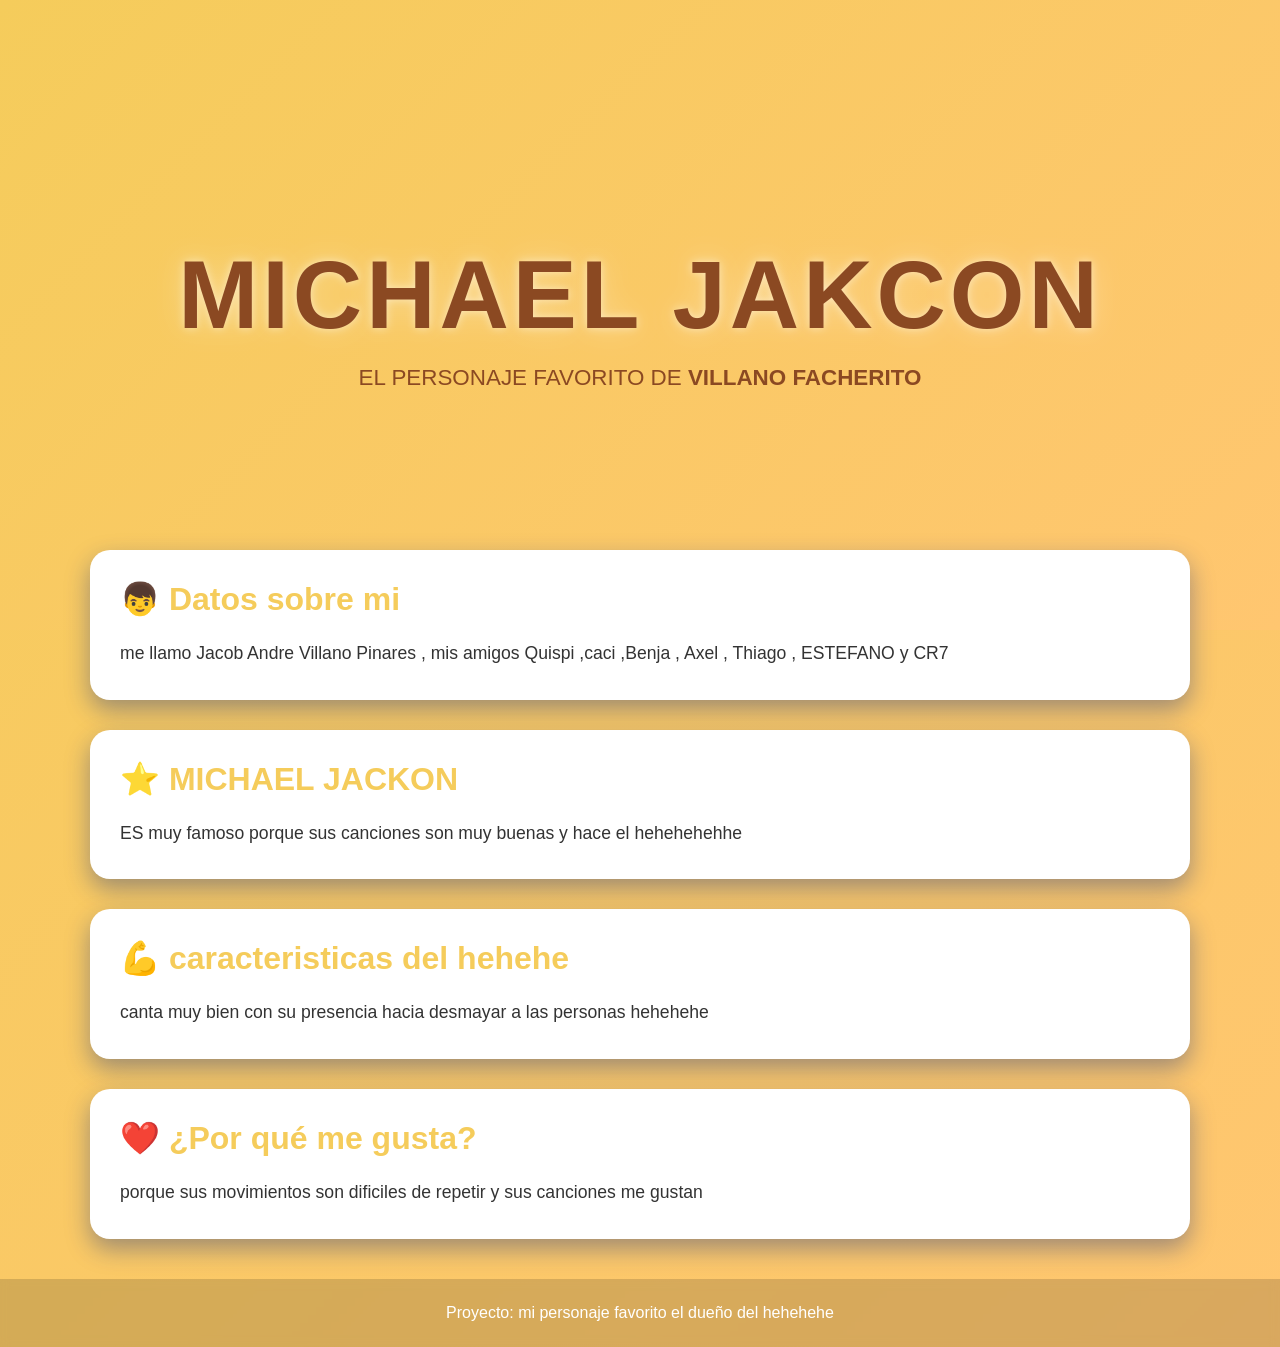
<file: docs/personajeFavorito/index.html>
<!DOCTYPE html>
<html lang="es">

<head>
    <meta charset="UTF-8">
    <meta name="viewport" content="width=device-width, initial-scale=1.0">
    <title>[Nombre del Personaje]</title>
    <link rel="stylesheet" href="style.css">
</head>

<body>

    <header class="hero">
        <div class="hero-content">
            <h1>MICHAEL JAKCON

            </h1>
            <p>EL PERSONAJE FAVORITO DE <strong>VILLANO FACHERITO</strong></p>
        </div>
    </header>

    <main>

        <section class="card">
            <h2>👦 Datos sobre mi</h2>
        

            <p>
                me llamo Jacob Andre Villano Pinares , mis 
                amigos Quispi ,caci ,Benja , Axel , Thiago , 
            ESTEFANO y CR7
            
                
            </p>
        </section>

        <section class="card">
            <h2>⭐ MICHAEL JACKON</h2>
            

            <p>
                ES muy famoso porque  sus canciones
                son muy buenas y hace el hehehehehhe
            </p>
        </section>

        <section class="card">
            <h2>💪 caracteristicas del hehehe</h2>
            

            <p>
            canta muy bien con su presencia hacia
                desmayar a las personas hehehehe
            </p>
        </section>

        <section class="card">
            <h2>❤️ ¿Por qué me gusta?</h2>
            

            <p>
                porque sus movimientos son dificiles
                de repetir y sus canciones me gustan
            </p>
        </section>

    </main>

    <footer>
        <p>Proyecto: mi personaje favorito el dueño del hehehehe</p>
    </footer>

</body>

</html>
</file>
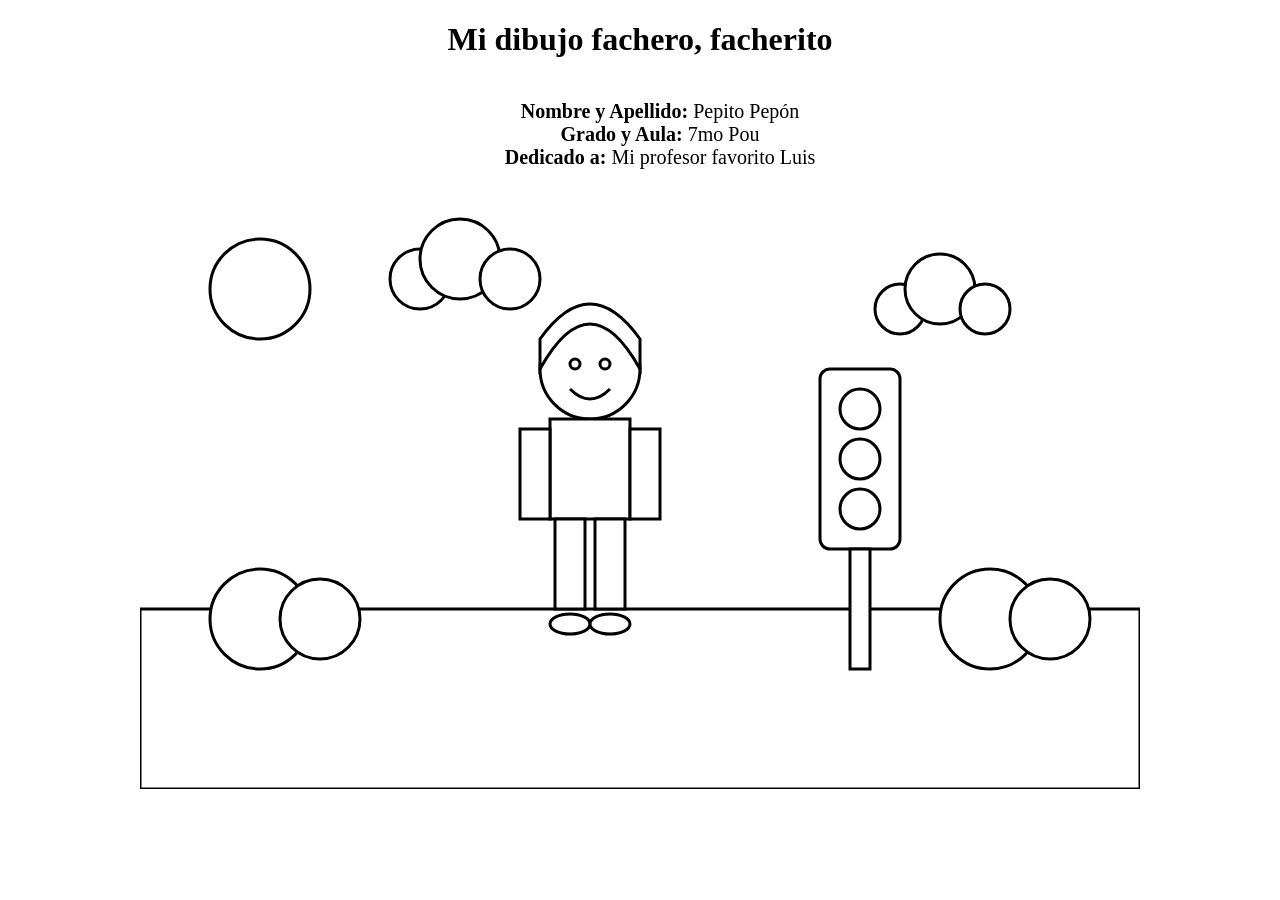
<file: docs/semaforoRGB/index.html>
<!DOCTYPE html>
<html lang="es">
<head>
    <meta charset="UTF-8">
    <title>Dibujo para colorear</title>
    <link rel="stylesheet" href="estilos.css">
</head>
<body>
<h1>Mi dibujo fachero, facherito</h1>
<ul>
  <li><strong>Nombre y Apellido:</strong> Pepito Pepón</li>
  <li><strong>Grado y Aula:</strong> 7mo Pou</li>
  <li><strong>Dedicado a:</strong> Mi profesor favorito Luis</li>
</ul>
<svg viewBox="0 0 1000 600" class="dibujo cielo">

    <!-- Sol -->
    <circle class="sol" cx="120" cy="100" r="50"/>

    <!-- Nubes -->
    <g class="nube">
        <circle class="nube-cuerpo" cx="280" cy="90" r="30"/>
        <circle class="nube-cuerpo" cx="320" cy="70" r="40"/>
        <circle class="nube-cuerpo" cx="370" cy="90" r="30"/>
    </g>

    <g class="nube">
        <circle class="nube-cuerpo" cx="760" cy="120" r="25"/>
        <circle class="nube-cuerpo" cx="800" cy="100" r="35"/>
        <circle class="nube-cuerpo" cx="845" cy="120" r="25"/>
    </g>

    <!-- Césped -->
    <rect class="cesped" x="0" y="420" width="1000" height="180"/>

    <!-- Arbustos -->
    <circle class="arbusto" cx="120" cy="430" r="50"/>
    <circle class="arbusto" cx="180" cy="430" r="40"/>

    <circle class="arbusto" cx="850" cy="430" r="50"/>
    <circle class="arbusto" cx="910" cy="430" r="40"/>

    <!-- Semáforo -->
    <g class="semaforo">

        <rect class="cuerpo-semaforo"
              x="680"
              y="180"
              width="80"
              height="180"
              rx="10"/>

        <circle class="luz-roja"
                cx="720"
                cy="220"
                r="20"/>

        <circle class="luz-amarilla"
                cx="720"
                cy="270"
                r="20"/>

        <circle class="luz-verde"
                cx="720"
                cy="320"
                r="20"/>

        <rect class="palo-semaforo"
              x="710"
              y="360"
              width="20"
              height="120"/>

    </g>

    <!-- Persona -->

    <!-- Cabeza -->
    <circle class="piel"
            cx="450"
            cy="180"
            r="50"/>

    <!-- Cabello -->
    <path class="cabello"
          d="M400 180
             Q450 90 500 180
             L500 150
             Q450 80 400 150 Z"/>

    <!-- Ojos -->
    <circle class="ojo"
            cx="435"
            cy="175"
            r="5"/>

    <circle class="ojo"
            cx="465"
            cy="175"
            r="5"/>

    <!-- Sonrisa -->
    <path class="boca"
          d="M430 200 Q450 220 470 200"/>

    <!-- Polo -->
    <rect class="polo"
          x="410"
          y="230"
          width="80"
          height="100"/>

    <!-- Brazos -->
    <rect class="piel"
          x="380"
          y="240"
          width="30"
          height="90"/>

    <rect class="piel"
          x="490"
          y="240"
          width="30"
          height="90"/>

    <!-- Pantalón -->
    <rect class="pantalon"
          x="415"
          y="330"
          width="30"
          height="90"/>

    <rect class="pantalon"
          x="455"
          y="330"
          width="30"
          height="90"/>

    <!-- Zapatos -->
    <ellipse class="zapato"
             cx="430"
             cy="435"
             rx="20"
             ry="10"/>

    <ellipse class="zapato"
             cx="470"
             cy="435"
             rx="20"
             ry="10"/>

</svg>

</body>
</html>
</file>
<file: docs/personajeFavorito/style.css>
/*======================================
  PALETA DE COLORES
======================================*/
:root {
    --color-primario: #f5cc5b;
    --color-secundario: #ffc670;
}

/*======================================
  CONFIGURACIÓN GENERAL
======================================*/
* {
    margin: 0;
    padding: 0;
    box-sizing: border-box;
}

body {
    font-family: "Segoe UI", Arial, sans-serif;

    background: linear-gradient(
        135deg,
        var(--color-primario),
        var(--color-secundario)
    );

    min-height: 100vh;
    color: #333;
}

/*======================================
  HERO
======================================*/
.hero {
    height: 70vh;

    display: flex;
    justify-content: center;
    align-items: center;

    text-align: center;

    background: linear-gradient(
        135deg,
        var(--color-primario),
        var(--color-secundario)
    );

    color: rgb(139, 73, 34);
}

.hero-content {
    animation: aparecer 1.5s ease;
}

.hero h1 {
    font-size: clamp(3rem, 8vw, 6rem);
    letter-spacing: 4px;
    text-transform: uppercase;

    text-shadow:
        0 0 10px rgba(255,255,255,.5),
        0 0 30px rgba(255,255,255,.3);

    animation: flotar 3s ease-in-out infinite;
}

.hero p {
    font-size: 1.4rem;
    margin-top: 15px;
}

/*======================================
  CONTENEDOR
======================================*/
main {
    width: 90%;
    max-width: 1100px;

    margin: -80px auto 40px;
}

/*======================================
  TARJETAS
======================================*/
.card {
    background: white;

    margin-bottom: 30px;
    padding: 30px;

    border-radius: 20px;

    box-shadow: 0 10px 25px rgba(20, 49, 128, 0.397);

    transition: .3s;
}

.card:hover {
    transform: translateY(-8px);
}

.card h2 {
    color: var(--color-primario);
    margin-bottom: 20px;
    font-size: 2rem;
}

.card img {
    width: 100%;
    max-width: 450px;

    display: block;
    margin: 20px auto;

    border-radius: 15px;

    transition: .4s;
}

.card img:hover {
    transform: scale(1.05);
}

.card p {
    font-size: 1.1rem;
    line-height: 1.8;
}

/*======================================
  FOOTER
======================================*/
footer {
    text-align: center;

    padding: 25px;

    color: white;

    background: rgba(0,0,0,.15);

    backdrop-filter: blur(5px);
}

/*======================================
  ANIMACIONES
======================================*/
@keyframes aparecer {
    from {
        opacity: 0;
        transform: translateY(40px);
    }

    to {
        opacity: 1;
        transform: translateY(0);
    }
}

@keyframes flotar {
    0% {
        transform: translateY(0);
    }

    50% {
        transform: translateY(-10px);
    }

    100% {
        transform: translateY(0);
    }
}

/*======================================
  RESPONSIVE
======================================*/
@media (max-width: 768px) {

    .hero {
        height: 55vh;
    }

    .hero p {
        font-size: 1rem;
    }

    .card {
        padding: 20px;
    }

    .card h2 {
        font-size: 1.5rem;
    }
}
</file>
<file: docs/semaforoRGB/estilos.css>
body{
    margin:0;
    display:flex;
    justify-content:center;
    background:white;
    flex-direction: column;
    align-items: center;

}
h1 {
  text-align: center;
}
ul {
  list-style-type: none;
  display: flex;
  flex-direction: column;
  align-items: center;
  font-size: 20px;
}
.dibujo{
    width:1000px;
}

.cielo,
.sol,
.nube-cuerpo,
.cesped,
.arbusto,
.cuerpo-semaforo,
.luz-roja,
.luz-amarilla,
.luz-verde,
.palo-semaforo,
.piel,
.cabello,
.ojo,
.polo,
.pantalon,
.zapato{
    fill:white;
    stroke:black;
    stroke-width:3;
}
</file>
